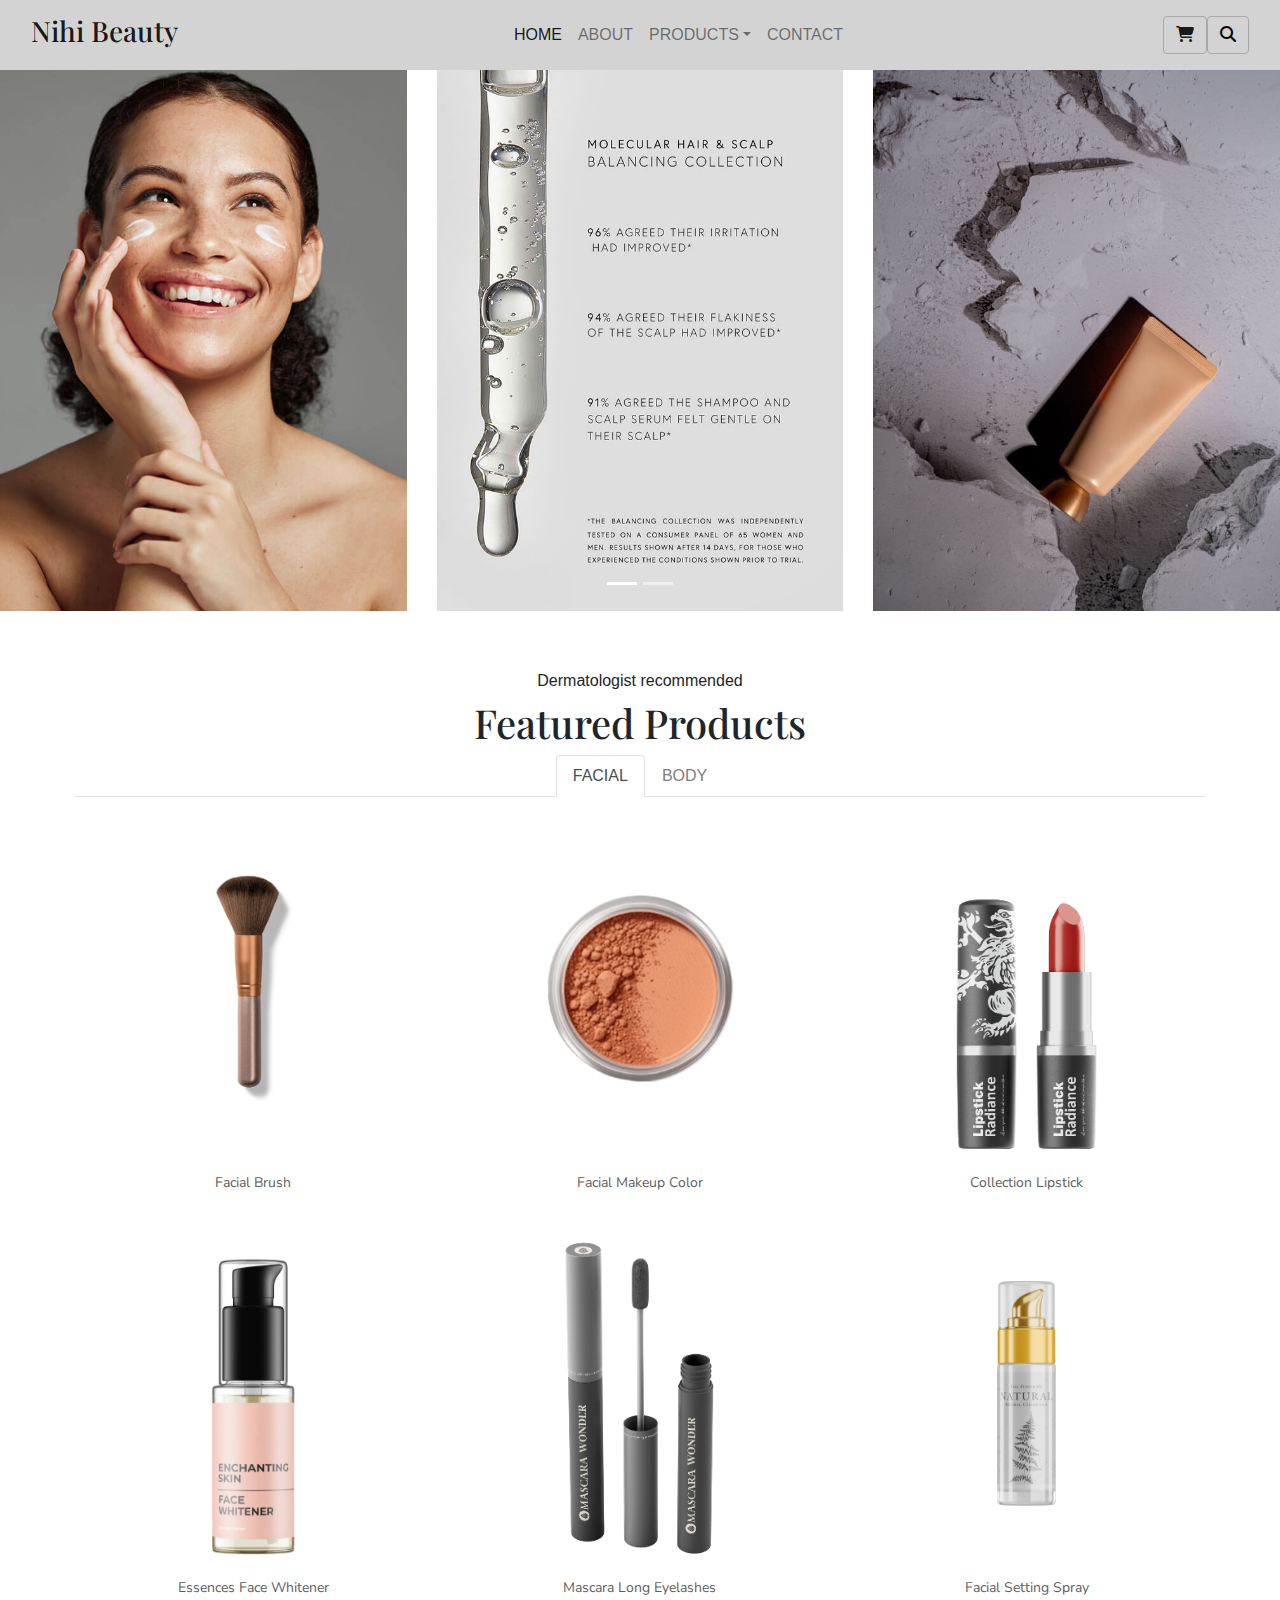
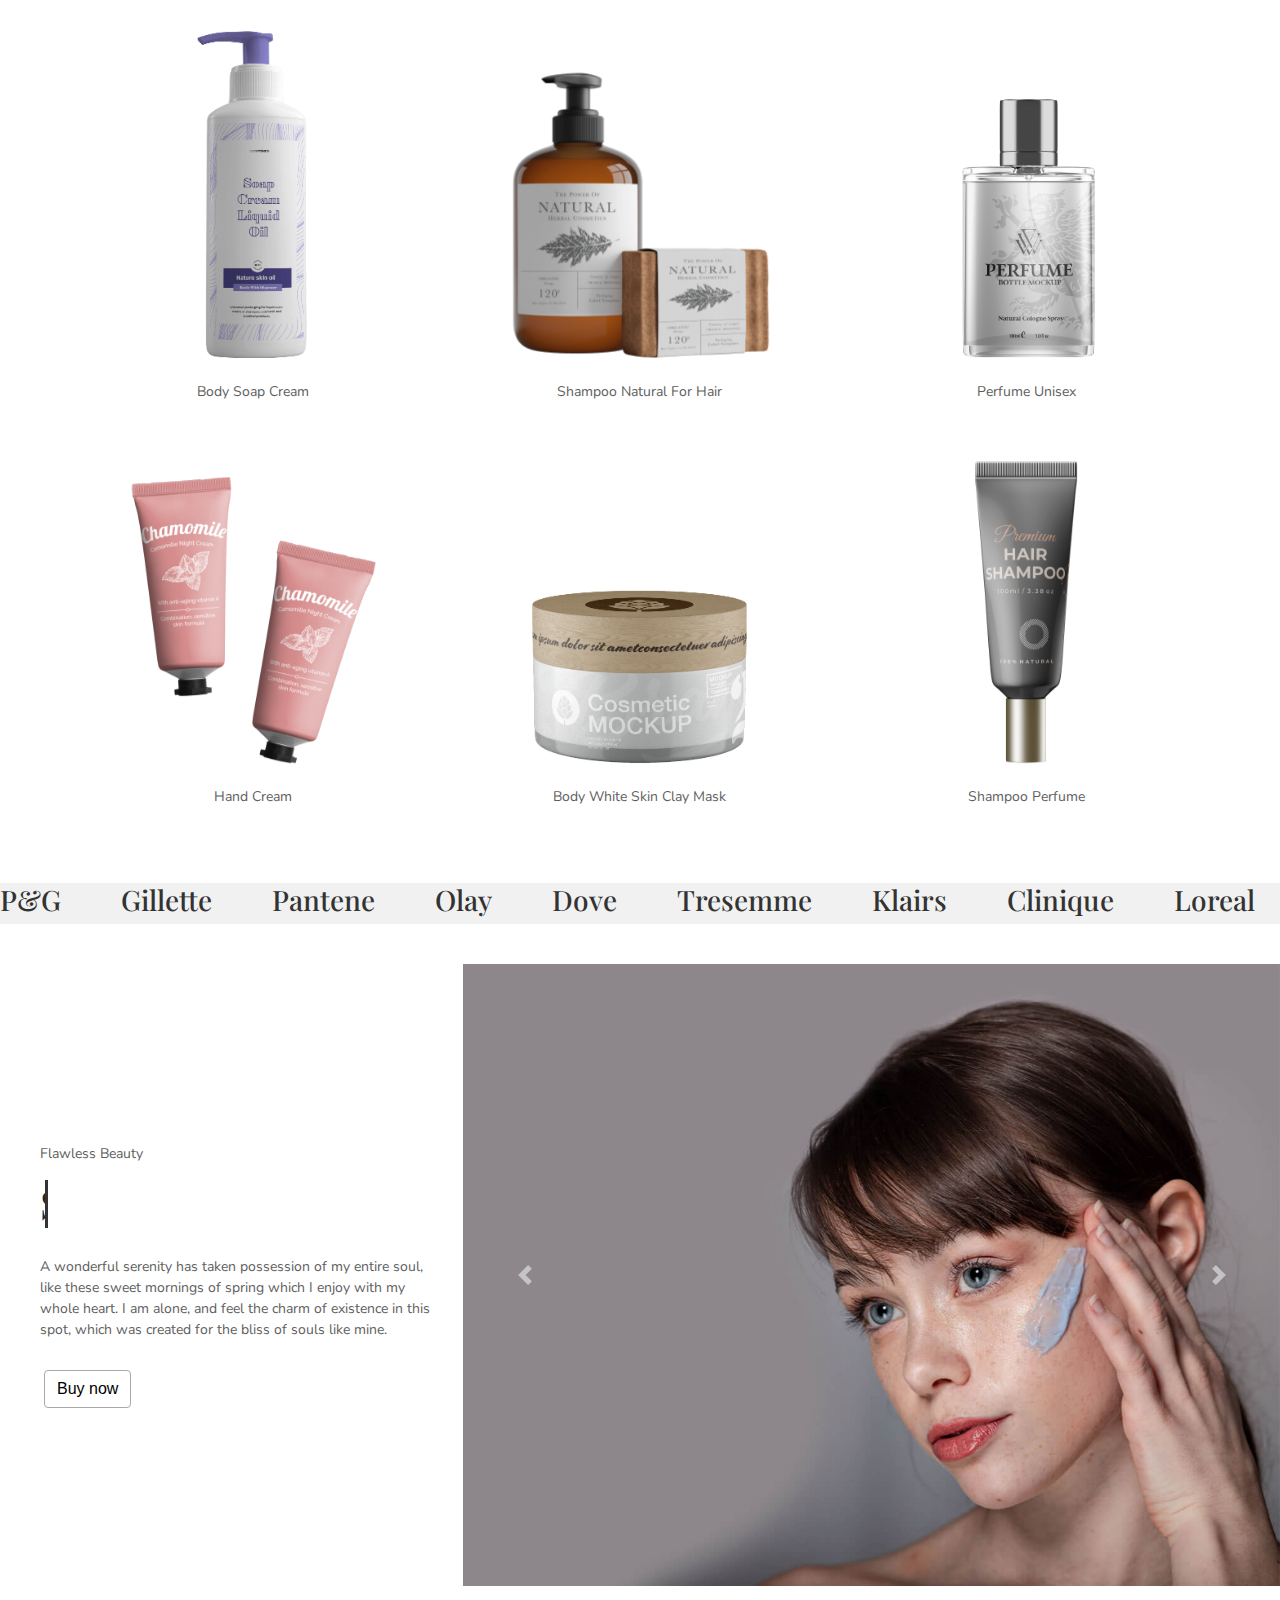
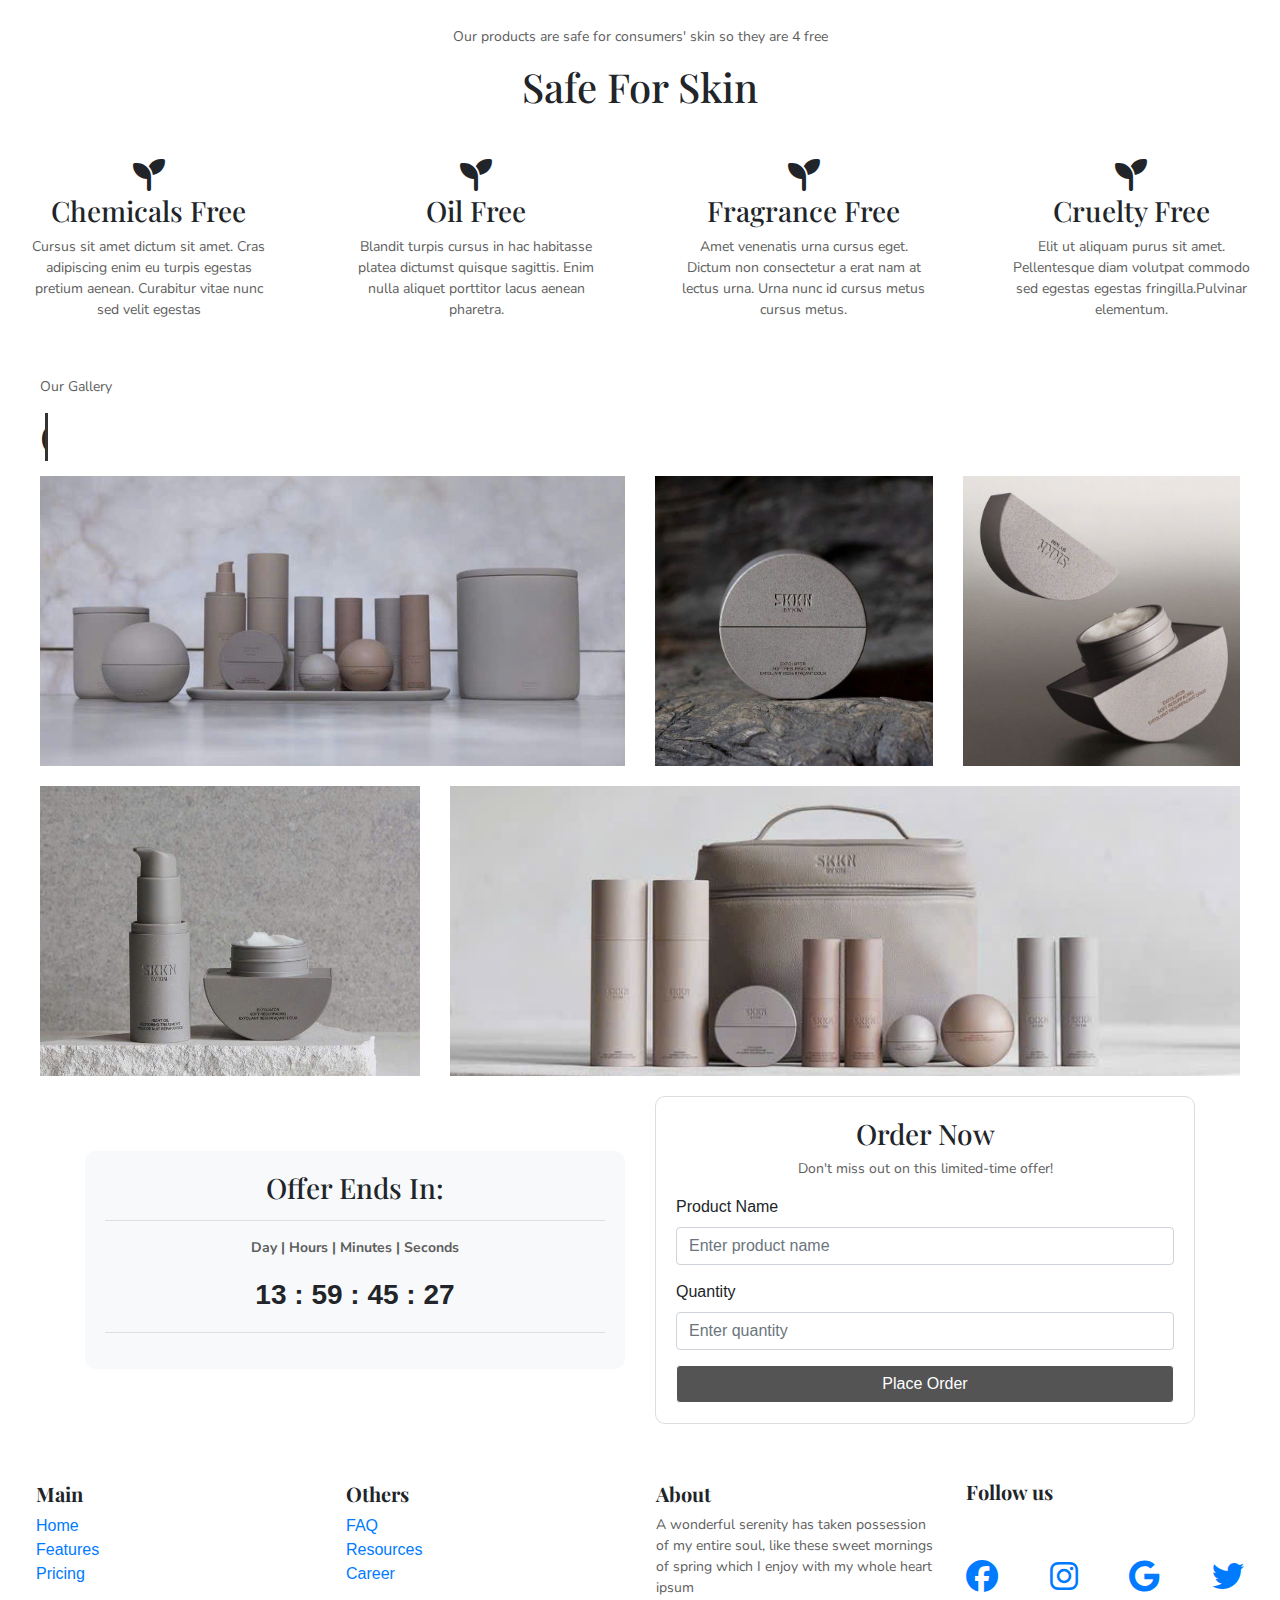
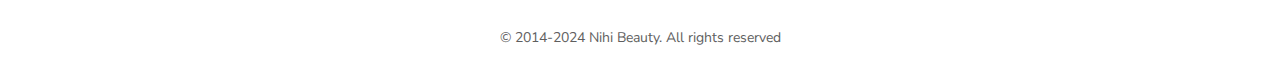
<file: index.html>
<!doctype html>
<html>
<head>
<meta charset="utf-8">
<meta http-equiv="X-UA-Compatible" content="IE=edge">
<meta name="viewport" content="width=device-width, initial-scale=1.0">
<title>Nihi Beauty</title>
    <link rel="icon" href="images/logo.png">
<link href="css/bootstrap-4.4.1.css" rel="stylesheet" type="text/css">
<link rel="stylesheet" href="css/all.css">
<link href="https://fonts.googleapis.com/css2?family=Nunito+Sans:ital,opsz,wght@0,6..12,200..1000;1,6..12,200..1000&family=Playfair+Display:ital,wght@0,400..900;1,400..900&display=swap" rel="stylesheet">
<link rel="stylesheet" href="css/hover.css">
</head>

<body>
    <nav class="navbar navbar-expand-lg navbar-light fixed-top"> 
   
      
      <!--<div class="collapse navbar-collapse" id="navbarSupportedContent1">
        <ul class="navbar-nav mr-auto">
          <li class="nav-item active"> <a class="nav-link" href="#">HOME<span class="sr-only">(current)</span></a> </li>
          <li class="nav-item"> <a class="nav-link" href="about.html">ABOUT </a> </li>
          <li class="nav-item dropdown"> <a class="nav-link dropdown-toggle" href="#" id="navbarDropdown1" role="button" data-toggle="dropdown" aria-haspopup="true" aria-expanded="false"> PRODUCTS</a>
            <div class="dropdown-menu" aria-labelledby="navbarDropdown1"> <a class="dropdown-item" href="#tabone">FOR FACE</a> <a class="dropdown-item" href="#tabtwo">FOR BODY</a>
             
             </div>
          </li>
            
          <li class="nav-item"> <a class="nav-link" href="#">CONTACT</a> </li>
           
          
        </ul>
     <div class="marquee-container">
    <span class="marquee-text">Free shipping online | 10% discount on first order | Visa payment  | Return within 7 days after receiving the goods</span>
  </div>
           <div><a class="btn btn-outline-primary" href="#" ><i class="fa fa-shopping-cart fa-fw"></i> </a></div>
        <form class="form-inline my-2 my-lg-0">
             <button class="btn btn-outline-primary my-2 my-sm-0" type="submit"> <i class="fa-solid fa-magnifying-glass"></i></button>
                
            </form>
      </div>-->
    
    
  
    <div class="container-fluid">
<a class="navbar-brand"  href="#"><h3>Nihi Beauty</h3></a>
  <button class="navbar-toggler" type="button" data-toggle="collapse" data-target="#navbarSupportedContent1" aria-controls="navbarSupportedContent1" aria-expanded="false" aria-label="Toggle navigation"> <span class="navbar-toggler-icon"></span> </button>
      <div class="collapse navbar-collapse" id="navbarSupportedContent1">
        <ul class="navbar-nav mx-auto">
          <li class="nav-item active"> <a class="nav-link" href="#">HOME<span class="sr-only">(current)</span></a> </li>
          <li class="nav-item"> <a class="nav-link" href="about.html">ABOUT </a> </li>
          <li class="nav-item dropdown"> <a class="nav-link dropdown-toggle" href="#" id="navbarDropdown1" role="button" data-toggle="dropdown" aria-haspopup="true" aria-expanded="false"> PRODUCTS</a>
            <div class="dropdown-menu" aria-labelledby="navbarDropdown1"> <a class="dropdown-item" href="#tabone">FOR FACE</a> <a class="dropdown-item" href="#tabtwo">FOR BODY</a>
             
             </div>
          </li>
            
          <li class="nav-item"> <a class="nav-link" href="#">CONTACT</a> </li>
           
          
        </ul>
  </div>
        
     
      <div class="navbar-text d-flex">
                <form class="form-inline my-2 my-lg-0">
               <a class="btn btn-outline-primary my-3 my-sm-0" ><i class="fa fa-shopping-cart fa-1x "></i> </a>
       
             <button class="btn btn-outline-primary my-2 my-sm-0" type="submit"> <i class="fa-solid fa-magnifying-glass fa-1x"></i></button>
                
</form>
    </div>  
    </div>
</nav>
    

    
          <div id="carouselExampleIndicators" class="carousel slide carousel-fade" data-ride="carousel">
            <ol class="carousel-indicators">
              <li data-target="#carouselExampleIndicators" data-slide-to="0" class="active"> </li>
              <li data-target="#carouselExampleIndicators" data-slide-to="1"> </li>
            </ol>
              
              <section id="gioithieu">
            <div class="carousel-inner" style="margin-top: 65px">
              <div class="carousel-item active">
                  <div class="row">
                      
                  <div class="col-12 col-md-4 col-lg-4 ">
                  <img class="d-block img-fluid w-100" src="images/Home-3-Slider-1-a.jpg" alt="">
                  </div>
                  
                   <div class="col-12 col-md-4 col-lg-4 ">
                  <img class="d-block img-fluid w-100" src="images/Untitled-1.png" alt="">
                  </div>
                
                  <div class="col-12 col-md-4 col-lg-4 ">
                  <img class="d-block img-fluid w-100" src="images/Home-3-Slider-1-b.jpg" alt="">
                  </div>
              </div>
              </div>
              <div class="carousel-item "> 
                     <div class="row">
                      
                  <div class="col-12 col-md-4 col-lg-4 ">
                  <img class="d-block img-fluid w-100" src="images/Home-3-Slider-3-a.jpg" alt="">
                  </div>
                  
                   <div class="col-12 col-md-4 col-lg-4 ">
                  <img class="d-block img-fluid w-100" src="images/anh2.png" alt="">
                  </div>
                
                  <div class="col-12 col-md-4 col-lg-4 ">
                  <img class="d-block img-fluid w-100" src="images/anhr.png" alt="">
                  </div>
              </div>
             </div>
            </div> 
                   
            </section>
   </div>           
                <section id="sanpham-noibat">
                    <div style="margin :60px">
                        <h6 style="text-align:center">Dermatologist recommended</h6>
                        <h1 style="text-align:center">Featured Products</h1>
             <div class="col-md-12" >
          <ul class="nav nav-tabs">
            <li class="nav-item"> <a href="" class="active nav-link" data-toggle="tab" data-target="#tabone">FACIAL </a> </li>
            <li class="nav-item"> <a class="nav-link" href="" data-toggle="tab" data-target="#tabtwo">BODY</a> </li>
            
          </ul>
          <div class="tab-content mt-2">
            <div class="tab-pane fade show active" id="tabone" role="tabpanel">
                <div class="row">
                <div class="col-12 col-md-4 col-lg-4">
                    <div class="container">
  <img src="images/Home-1-Shop-Default-3.png" alt="Avatar" class="image" style="width:100%">
  <div class="middle">
    <div class="text">View details</div>
  </div>
</div>
            <p style="text-align: center">Facial Brush</p>        
                </div>  
                
                <div class="col-12 col-md-4 col-lg-4">
                    <div class="container">
               <img src="images/Home-1-Shop-Default-2.png" alt="Avatar" class="image" style="width:100%">
              <div class="middle">
              <div class="text">View details</div>
              </div>
                 </div>
                    <p style="text-align: center">Facial Makeup Color </p>
                </div>
                    
                    <div class="col-12 col-md-4 col-lg-4">
                    <div class="container">
  <img src="images/shop-set-2-108-4.png" alt="Avatar" class="image" style="width:100%">
  <div class="middle">
    <div class="text">View details</div>
  </div>
</div>
               <p style="text-align: center">Collection Lipstick </p>          
                </div>
                    
                    <div class="col-12 col-md-4 col-lg-4">
                    <div class="container">
  <img src="images/shop-set-2-102-1.png" alt="Avatar" class="image" style="width:100%">
  <div class="middle">
    <div class="text">View details</div>
  </div>
</div>
                        <p style="text-align: center">Essences Face Whitener </p>
                </div>
                    
                    <div class="col-12 col-md-4 col-lg-4">
                    <div class="container">
  <img src="images/shop-set-2-106-3.png" alt="Avatar" class="image" style="width:100%">
  <div class="middle">
    <div class="text">View details</div>
  </div>
</div>
                        <p style="text-align: center">Mascara Long Eyelashes</p>
                </div>
                    
                    <div class="col-12 col-md-4 col-lg-4">
                    <div class="container">
  <img src="images/Home-1-Shop-Default-1 (1).png" alt="Avatar" class="image" style="width:100%">
  <div class="middle">
    <div class="text">View details</div>
  </div>
</div>
                        <p style="text-align: center">Facial Setting Spray  </p>
                </div>
                
              </div>
        
            </div>
            <div class="tab-pane fade show active" id="tabtwo" role="tabpanel">
                    <div class="row">
                <div class="col-12 col-md-4 col-lg-4">
                    <div class="container">
  <img src="images/shop-set-2-101 (1).png" alt="Avatar" class="image" style="width:100%">
  <div class="middle">
    <div class="text">View details</div>
  </div>
</div>
            <p style="text-align: center">Body Soap Cream</p>        
                </div>  
                
                <div class="col-12 col-md-4 col-lg-4">
                    <div class="container">
               <img src="images/shop-set-2-104.png" alt="Avatar" class="image" style="width:100%">
              <div class="middle">
              <div class="text">View details</div>
              </div>
                 </div>
                    <p style="text-align: center">Shampoo Natural For Hair </p>
                </div>
                    
                    <div class="col-12 col-md-4 col-lg-4">
                    <div class="container">
  <img src="images/shop-set-2-107.png" alt="Avatar" class="image" style="width:100%">
  <div class="middle">
    <div class="text">View details</div>
  </div>
</div>
               <p style="text-align: center">Perfume Unisex</p>          
                </div>
                    
                    <div class="col-12 col-md-4 col-lg-4">
                    <div class="container">
  <img src="images/shop-set-2-109.png" alt="Avatar" class="image" style="width:100%">
  <div class="middle">
    <div class="text">View details</div>
  </div>
</div>
                        <p style="text-align: center">Hand Cream </p>
                </div>
                    
                    <div class="col-12 col-md-4 col-lg-4">
                    <div class="container">
  <img src="images/shop-set-2-110.png" alt="Avatar" class="image" style="width:100%">
  <div class="middle">
    <div class="text">View details</div>
  </div>
</div>
                        <p style="text-align: center">Body White Skin Clay Mask</p>
                </div>
                    
                    <div class="col-12 col-md-4 col-lg-4">
                    <div class="container">
  <img src="images/shop-set-2-103-1.png" alt="Avatar" class="image" style="width:100%">
  <div class="middle">
    <div class="text">View details</div>
  </div>
</div>
                        <p style="text-align: center">Shampoo Perfume</p>
                </div>
                
              </div>
                
                
                
                
                
    
            </div>
            
          </div>
        </div>       
                
                
                
                
              
           
         </div>
 </section> 
    
    <section id="thuonghieu-chay" style="padding-bottom:40px ">
    <div class="text-marquee-container">
  <div class="text-marquee">
    <span class="brand-name"><h3>P&G</h3></span>
    <span class="brand-name"><h3>Gillette</h3></span>
    <span class="brand-name"><h3>Pantene</h3></span>
    <span class="brand-name"><h3>Olay</h3></span>
      <span class="brand-name"><h3>Dove</h3></span>
    <span class="brand-name"><h3>Tresemme</h3></span>
    <span class="brand-name"><h3>Klairs</h3></span>
    <span class="brand-name"><h3>Clinique</h3></span>
      <span class="brand-name"><h3>Loreal</h3></span>
    <span class="brand-name"><h3>Keihl's</h3></span>
  </div>
</div>
    
    
    </section>
    
    <section id="about"  >
       <div class="row" style="padding-left:40px">
        <div class="col-lg-4 col-md-4 col-12 d-flex flex-column justify-content-center" style="" >
            <p>Flawless Beauty</p>
          <h1 class="typing-text">Skin Care Products</h1>
          <p class="mb-0" style="margin-top:20px">A wonderful serenity has taken possession of my entire soul, like these sweet mornings of spring which I enjoy with my whole heart. I am alone, and feel the charm of existence in this spot, which was created for the bliss of souls like mine.</p>
            <div style="padding-left:4px; padding-top:30px"><a class="btn btn-outline-primary" href="#" >Buy now</a></div>
         </div>
             <div class="col-lg-8 col-md-8 col-12 ">
          <div id="carousel2" class="carousel slide" data-ride="carousel" data-interval="5000">
            <div class="carousel-inner">
              <div class="carousel-item active"> <img class="d-block w-100" src="images/Home-2-Before-After-img-1.jpg" alt=""> </div>
              <div class="carousel-item"> <img class="d-block w-100" src="images/456.png" alt=""> </div>
              
              
            </div>
            <a class="carousel-control-prev" href="#carousel2" role="button" data-slide="prev">
              <span class="carousel-control-prev-icon" aria-hidden="true"></span></a>
            <a class="carousel-control-next" href="#carousel2" role="button" data-slide="next">
              <span class="carousel-control-next-icon" aria-hidden="true"></span></a>
          </div>
        </div>
      </div>
  
    </section>
    
    <section id="dactinh-sanpham" style="padding-top:40px">
        <p style="text-align:center">Our products are safe for consumers' skin so they are 4 free</p>
        <h1  style="text-align:center" >Safe For Skin</h1>
        <div class="row text-center">
        <div class="col-6 col-lg-3 col-md-3" style="padding:40px">
         <i class="fa-solid fa-seedling fa-2x" ></i>
            <h3 >Chemicals Free </h3>
            <p >Cursus sit amet dictum sit amet. Cras adipiscing enim eu turpis egestas pretium aenean. Curabitur vitae nunc sed velit egestas</p>
            
        </div>
            
            <div class="col-6 col-lg-3 col-md-3" style="padding:40px">
            <i class="fa-solid fa-seedling fa-2x" ></i>
            <h3>Oil  Free </h3>
            <p>Blandit turpis cursus in hac habitasse platea dictumst quisque sagittis. Enim nulla aliquet porttitor lacus aenean pharetra.</p>
                
        </div>
            
            <div class="col-6 col-lg-3 col-md-3" style="padding:40px">
            <i class="fa-solid fa-seedling fa-2x" ></i>
            <h3>Fragrance Free</h3>
            <p>Amet venenatis urna cursus eget. Dictum non consectetur a erat nam at lectus urna. Urna nunc id cursus metus cursus metus.</p>
                
        </div>
            
            <div class="col-6 col-lg-3 col-md-3" style="padding:40px">
            <i class="fa-solid fa-seedling fa-2x" ></i>
            <h3>Cruelty Free </h3>
            <p>Elit ut aliquam purus sit amet. Pellentesque diam volutpat commodo sed egestas egestas fringilla.Pulvinar elementum.</p>
                
        </div>
            
        </div>
    </section>
    
    <section id="ourtop" style="padding-left:40px; padding-right: 40px">
    <p>Our Gallery</p>
    <h1 class="typing-text ">Our Top Cosmetics</h1>
      
        <div class="row" >
           
  <div class="col-12 col-md-6 col-lg-6">
                    <div class="container-">
  <img src="images/z6142691011067_abfcc548f46598a5f6dfbdfd84702651.jpg" alt="Avatar" class="image-"  style="width:100%">
  
</div>  </div>
            <div class="col-12 col-md-3 col-lg-3">
                    <div class="container-">
  <img src="images/z6142675682913_ac7696d9b577810c7b4c8af4f1ee4a7a.jpg" alt="Avatar" class="image-" style="width:100%">
  
</div>  </div>
            <div class="col-12 col-md-3 col-lg-3">
                    <div class="container-">
  <img src="images/z6142675683171_5caaf13c92d4b82d223f577622a6c412.jpg" alt="Avatar" class="image-" style="width:100%">
  
</div>  </div>
            
             <div class="col-12 col-md-4 col-lg-4" style="padding-top:20px">
                    <div class="container-">
  <img src="images/z6142677847242_1e8fde987a05a86e77684bd613e064f1.jpg" alt="Avatar" class="image-" style="width:100%">
  
</div>  </div>
             <div class="col-12 col-md-8 col-lg-8"  style="padding-top:20px">
                    <div class="container-"> 
                 <img src="images/z6142701280702_91b48663fa0e409793f15495ba23c1ff.jpg" alt="Avatar" class="image-" style="width:100%">
                 </div>  </div>
         </div>  
    </section>
    
    <section id="thoigian-uudai">
        <div class="container" style="margin-top: 20px;">
  <div class="row">
   
    <div class="col-md-6 col-lg-6 col-12 d-flex flex-column justify-content-center" style="">
      <div id="discount-timer" style="padding: 20px; background-color: #f8f9fa; border-radius: 10px;">
        <h3 style="text-align: center;">Offer Ends In:</h3>
        <div id="timer" style="font-size: 28px; font-weight: bold; text-align: center;">
            <hr>
            <p>Day | Hours | Minutes | Seconds</p>
          <span id="day">13</span> : 
          <span id="hours">59</span> : 
          <span id="minutes">45</span> : 
          <span id="seconds">27</span>
            <hr>
        </div>
      </div>
    </div>

   
    <div class="col-md-6 col-lg-6 col-12">
      <div style="padding: 20px; background-color: #ffffff; border: 1px solid #ddd; border-radius: 10px;">
        <h3  style="text-align: center;">Order Now</h3>
        <p style="text-align: center;">Don't miss out on this limited-time offer!</p>
        <form>
          <div class="form-group">
            <label for="productName">Product Name</label>
            <input type="text" id="productName" class="form-control" placeholder="Enter product name">
          </div>
          <div class="form-group">
            <label for="quantity">Quantity</label>
            <input type="number" id="quantity" class="form-control" placeholder="Enter quantity">
          </div>
          <button type="submit" class="btn btn-primary btn-block">Place Order</button>
        </form>
      </div>
    </div>
  </div>
</div>
</section>
    
    <section id="footer" style="padding-left: 20px; padding-right:20px">
      <div class="py-3"  >
    <div class="container-fluid">
      <div class="row pt-4  align-items-center">
        <div class="col-lg-3 col-6 p-3">
          <h5> <b>Main</b> </h5>
          <ul class="list-unstyled">
            <li> <a href="#">Home</a> </li>
            <li> <a href="#">Features</a> </li>
            <li> <a href="#">Pricing</a> </li>
          </ul>
        </div>
        <div class="col-lg-3 col-6 p-3">
          <h5> <b>Others</b> </h5>
          <ul class="list-unstyled">
            <li> <a href="#">FAQ</a> </li>
            <li> <a href="#">Resources</a> </li>
            <li> <a href="#">Career</a> </li>
          </ul>
        </div>
        <div class="col-lg-3 col-md-6 p-3">
          <h5> <b>About</b> </h5>
            <p class="mb-1">A wonderful serenity has taken possession of my entire soul, like these sweet mornings of spring which I enjoy with my whole heart ipsum </p>
          
        </div>
        <div class="col-lg-3 col-md-6 p-3">
          <h5 > <b>Follow us</b> </h5>
          <div class="row mt-5" >
            <div class="col-md-12 d-flex align-items-center justify-content-between my-2"> <a href="#">
                <i class="fa-brands fa-facebook fa-2x" ></i>
              </a> <a href="#">
                <i class="fa-brands fa-instagram fa-2x"></i>
              </a> <a href="#">
                <i class="fa-brands fa-google fa-2x"></i>
              </a> <a href="#">
              <i class="fa-brands fa-twitter fa-2x"></i>
              
              
            </a> </div>
          </div>
        </div>
      </div>
      <div class="row">
        <div class="col-md-12 text-center">
          <p class="mb-0 mt-2">© 2014-2024 Nihi Beauty. All rights reserved</p>
        </div>
      </div>
    </div>
  </div>
      
    </section>
    
<script src="js/jquery-3.4.1.min.js"></script>
<script src="js/popper.min.js"></script>
<script src="js/bootstrap-4.4.1.js"></script>
   <script>
      // Set thời gian kết thúc ưu đãi
      const endDate = new Date("2024-12-31T23:59:59").getTime();

      function updateTimer() {
        const now = new Date().getTime();
        const timeLeft = endDate - now;

        if (timeLeft >= 0) {
          // Tính số ngày, giờ, phút, giây còn lại
          const days = Math.floor(timeLeft / (1000 * 60 * 60 * 24));
          const hours = Math.floor((timeLeft % (1000 * 60 * 60 * 24)) / (1000 * 60 * 60));
          const minutes = Math.floor((timeLeft % (1000 * 60 * 60)) / (1000 * 60));
          const seconds = Math.floor((timeLeft % (1000 * 60)) / 1000);

          // Cập nhật DOM
          document.getElementById("day").textContent = days.toString().padStart(2, "0");
          document.getElementById("hours").textContent = hours.toString().padStart(2, "0");
          document.getElementById("minutes").textContent = minutes.toString().padStart(2, "0");
          document.getElementById("seconds").textContent = seconds.toString().padStart(2, "0");
        } else {
          // Nếu hết thời gian
          document.getElementById("discount-timer").innerHTML = "<h3>Offer has expired!</h3>";
        }
      }

      // Cập nhật mỗi giây
      setInterval(updateTimer, 1000);
    </script> 
</body>
</html>
</file>
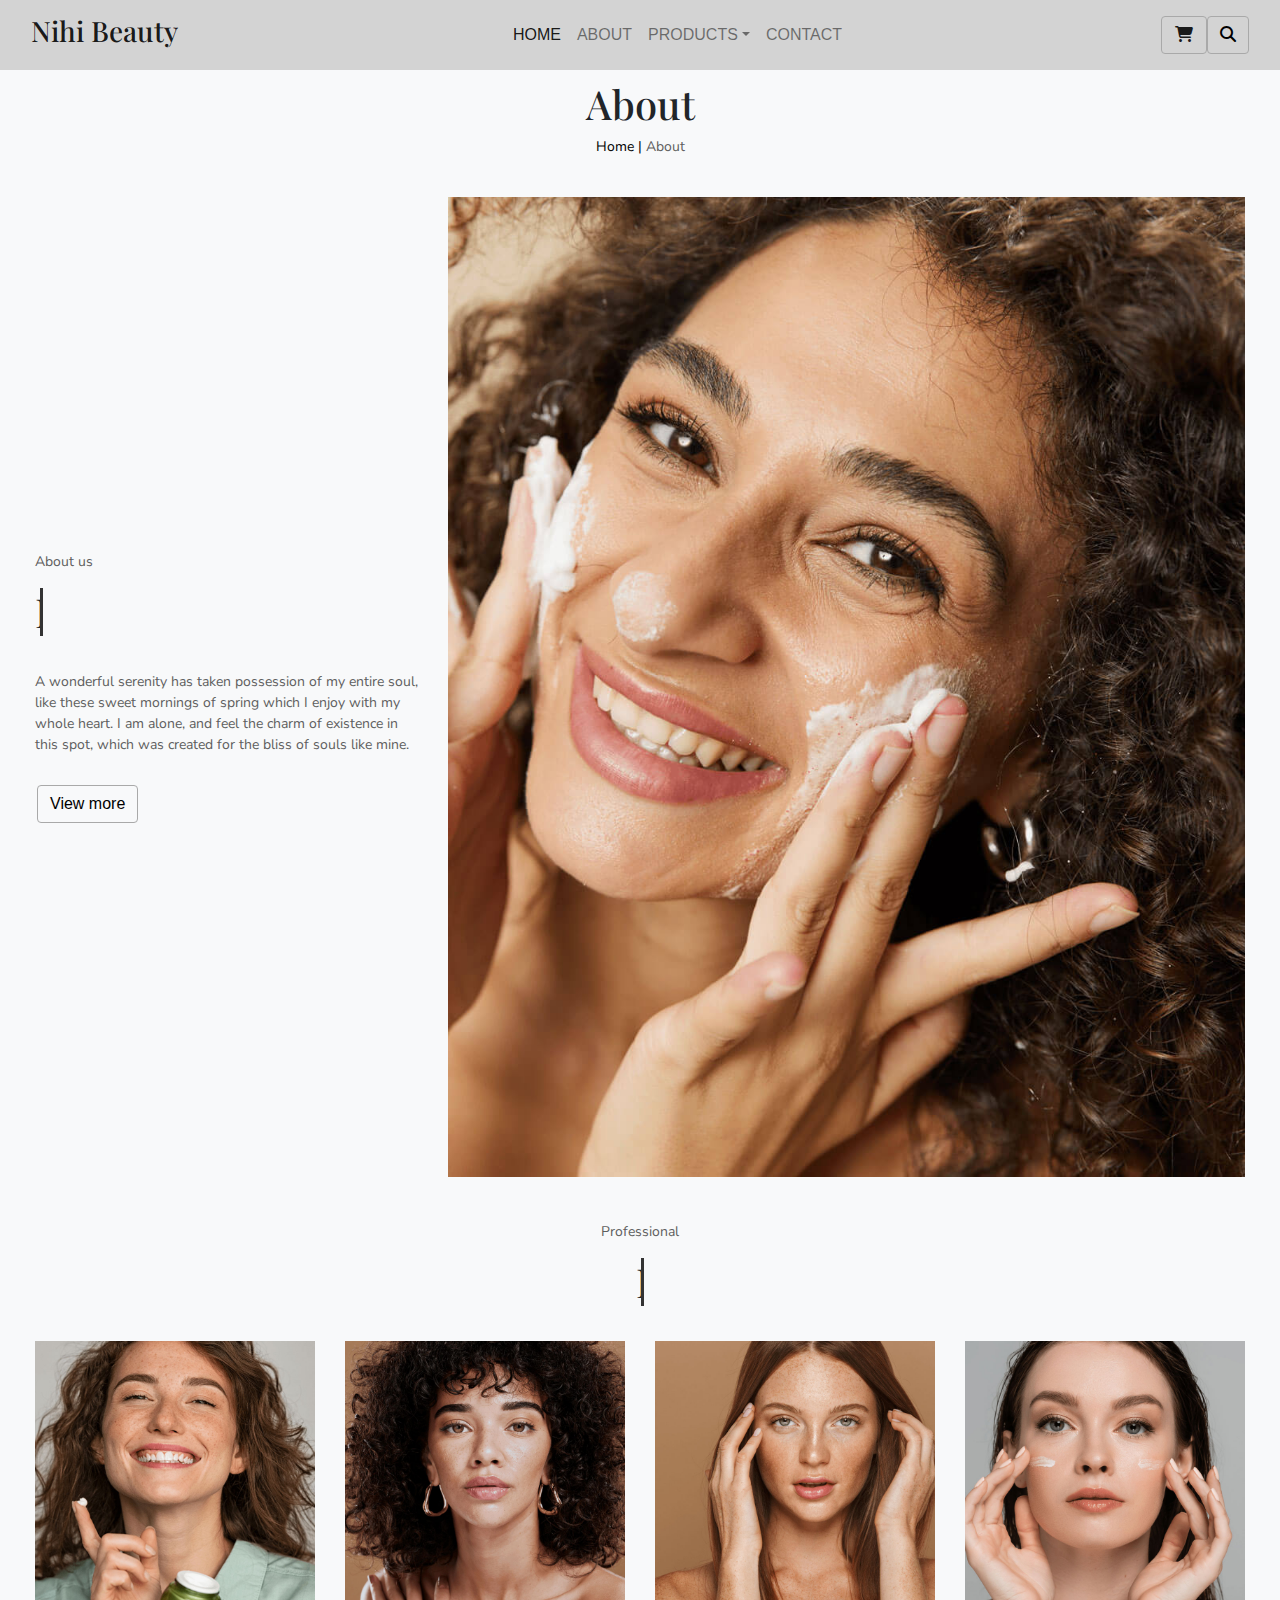
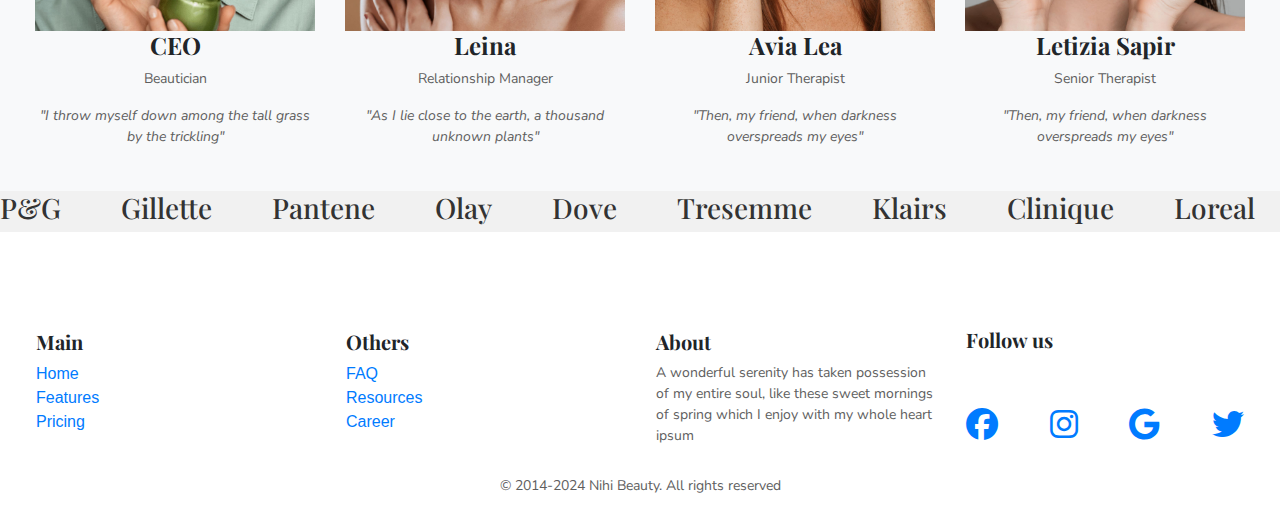
<file: about.html>
<!doctype html>
<html>
<head>
<meta charset="utf-8">
<meta http-equiv="X-UA-Compatible" content="IE=edge">
<meta name="viewport" content="width=device-width, initial-scale=1.0">
<title>Untitled Document</title>
<link href="css/bootstrap-4.4.1.css" rel="stylesheet" type="text/css">
<link rel="stylesheet" href="css/all.css">
<link href="https://fonts.googleapis.com/css2?family=Nunito+Sans:ital,opsz,wght@0,6..12,200..1000;1,6..12,200..1000&family=Playfair+Display:ital,wght@0,400..900;1,400..900&display=swap" rel="stylesheet">
<link rel="stylesheet" href="css/hover.css">
</head>

<body>
     
<nav class="navbar navbar-expand-lg navbar-light fixed-top">
    <div class="container-fluid">
<a class="navbar-brand" href="#"><h3>Nihi Beauty</h3></a>
  <button class="navbar-toggler" type="button" data-toggle="collapse" data-target="#navbarSupportedContent1" aria-controls="navbarSupportedContent1" aria-expanded="false" aria-label="Toggle navigation"> <span class="navbar-toggler-icon"></span> </button>
      <div class="collapse navbar-collapse" id="navbarSupportedContent1">
        <ul class="navbar-nav mx-auto">
          <li class="nav-item active"> <a class="nav-link" href="#">HOME<span class="sr-only">(current)</span></a> </li>
          <li class="nav-item"> <a class="nav-link" href="#">ABOUT </a> </li>
          <li class="nav-item dropdown"> <a class="nav-link dropdown-toggle" href="#" id="navbarDropdown1" role="button" data-toggle="dropdown" aria-haspopup="true" aria-expanded="false"> PRODUCTS</a>
            <div class="dropdown-menu" aria-labelledby="navbarDropdown1"> <a class="dropdown-item" href="#tabone">FOR FACE</a> <a class="dropdown-item" href="#tabtwo">FOR BODY</a>
             
             </div>
          </li>
            
          <li class="nav-item"> <a class="nav-link" href="#">CONTACT</a> </li>
           
          
        </ul>
  </div>
        
     
      <div class="navbar-text d-flex">
               <form class="form-inline my-2 my-lg-0">
               <a class="btn btn-outline-primary" href="#" ><i class="fa fa-shopping-cart fa-fw"></i> </a>
        
             <button class="btn btn-outline-primary my-2 my-sm-0" type="submit"> <i class="fa-solid fa-magnifying-glass"></i></button>
                
</form>
    </div>  
    </div>
    </nav>
    
                <section id="about" class="bg-light">
                    <div class=" row align-items-center justify-content-center py-40 " >
    <div class="col-12 col-md-4 text-center" style="margin-top:80px">
        <h1>About</h1>
        <p><a href="index.html" style="color: black">Home | </a>About</p>
    </div>
    </div>
                    <div class="container-fluid">
<div class="row pt-4  align-items-center" style="padding: 20px" >
      <div class="col-lg-4 col-md-4 col-12 about-content" style="justify-content: center">
        <p>About us</p>
        <h1 class="typing-text">Innovative Exporter</h1>
        <p class="mb-0" style="margin-top:20px">A wonderful serenity has taken possession of my entire soul, like these sweet mornings of spring which I enjoy with my whole heart. I am alone, and feel the charm of existence in this spot, which was created for the bliss of souls like mine.</p>
        <div style="padding-left:2px; padding-top:30px"><a class="btn btn-outline-primary" href="#" >View more</a></div>
    </div>
                       
      <div class="col-12 col-md-8 col-lg-8 about-image">
          <img class="d-block img-fluid w-100" src="images/Service-4.jpg" alt="">
                            
      </div>
    </div>
   </div>                 
    <div class="container-fluid py-4" >
      <div class="row" style="text-align:center">
        <div class=" col-md-12">
            <p>Professional</p>
          <h1 class="typing-text">Beauty Team</h1>
        </div>
      </div>
      <div class="row" style="padding: 20px">
           
  <div class="col-12 col-md-3 col-lg-3">
                    <div class="container-">
  <img src="images/Team-Img-3 (1).jpg" alt="Avatar" class="image-"  style="width:100%">
  <h4 style="text-align:center" > <b>CEO</b> </h4>
          <p style="text-align:center">Beautician </p>
          <p class="mb-0" style="text-align:center"> <i>"I throw myself down among the tall grass by the trickling"</i> </p>
</div>  </div>
          
          <div class="col-12 col-md-3 col-lg-3">
                    <div class="container-">
  <img src="images/Team-Img-4.jpg" alt="Avatar" class="image-"  style="width:100%">
  <h4 style="text-align:center" > <b>Leina</b> </h4>
          <p style="text-align:center">Relationship Manager </p>
          <p class="mb-0" style="text-align:center"> <i>"As I lie close to the earth, a thousand unknown plants"</i> </p>
</div>  </div>
          
          <div class="col-12 col-md-3 col-lg-3">
                    <div class="container-">
  <img src="images/Team-Img-2.jpg" alt="Avatar" class="image-"  style="width:100%">
  <h4 style="text-align:center" > <b>Avia Lea</b> </h4>
          <p style="text-align:center"> Junior Therapist</p>
          <p class="mb-0" style="text-align:center"> <i>"Then, my friend, when darkness overspreads my eyes"</i> </p>
</div>  </div>
        
          <div class="col-12 col-md-3 col-lg-3">
                    <div class="container-">
  <img src="images/Team-Img-1.jpg" alt="Avatar" class="image-"  style="width:100%">
  <h4 style="text-align:center" > <b>Letizia Sapir</b> </h4>
          <p style="text-align:center"> Senior Therapist</p>
          <p class="mb-0" style="text-align:center"> <i>"Then, my friend, when darkness overspreads my eyes"</i> </p>
</div>  </div>
        
        
        </div>
        
        
          
        </div>
      
    

                </section>
    
    <section id="thuonghieu-chay" style="padding-bottom:40px ">
    <div class="text-marquee-container">
  <div class="text-marquee">
    <span class="brand-name"><h3>P&G</h3></span>
    <span class="brand-name"><h3>Gillette</h3></span>
    <span class="brand-name"><h3>Pantene</h3></span>
    <span class="brand-name"><h3>Olay</h3></span>
      <span class="brand-name"><h3>Dove</h3></span>
    <span class="brand-name"><h3>Tresemme</h3></span>
    <span class="brand-name"><h3>Klairs</h3></span>
    <span class="brand-name"><h3>Clinique</h3></span>
      <span class="brand-name"><h3>Loreal</h3></span>
    <span class="brand-name"><h3>Keihl's</h3></span>
  </div>
</div>
    
    
    </section>
    <section id="footer" style="padding-left: 20px; padding-right:20px">
      <div class="py-3"  >
    <div class="container-fluid">
      <div class="row pt-4  align-items-center">
        <div class="col-lg-3 col-6 p-3">
          <h5> <b>Main</b> </h5>
          <ul class="list-unstyled">
            <li> <a href="index.html">Home</a> </li>
            <li> <a href="#">Features</a> </li>
            <li> <a href="#">Pricing</a> </li>
          </ul>
        </div>
        <div class="col-lg-3 col-6 p-3">
          <h5> <b>Others</b> </h5>
          <ul class="list-unstyled">
            <li> <a href="#">FAQ</a> </li>
            <li> <a href="#">Resources</a> </li>
            <li> <a href="#">Career</a> </li>
          </ul>
        </div>
        <div class="col-lg-3 col-md-6 p-3">
          <h5> <b>About</b> </h5>
            <p class="mb-1">A wonderful serenity has taken possession of my entire soul, like these sweet mornings of spring which I enjoy with my whole heart ipsum </p>
          
        </div>
        <div class="col-lg-3 col-md-6 p-3">
          <h5 > <b>Follow us</b> </h5>
          <div class="row mt-5" >
            <div class="col-md-12 d-flex align-items-center justify-content-between my-2"> <a href="#">
                <i class="fa-brands fa-facebook fa-2x" ></i>
              </a> <a href="#">
                <i class="fa-brands fa-instagram fa-2x"></i>
              </a> <a href="#">
                <i class="fa-brands fa-google fa-2x"></i>
              </a> <a href="#">
              <i class="fa-brands fa-twitter fa-2x"></i>
              
              
            </a> </div>
          </div>
        </div>
      </div>
      <div class="row">
        <div class="col-md-12 text-center">
          <p class="mb-0 mt-2">© 2014-2024 Nihi Beauty. All rights reserved</p>
        </div>
      </div>
    </div>
  </div>
      
    </section>
<script src="js/jquery-3.4.1.min.js"></script>
<script src="js/popper.min.js"></script>
<script src="js/bootstrap-4.4.1.js"></script>
</body>
</html>
</file>
